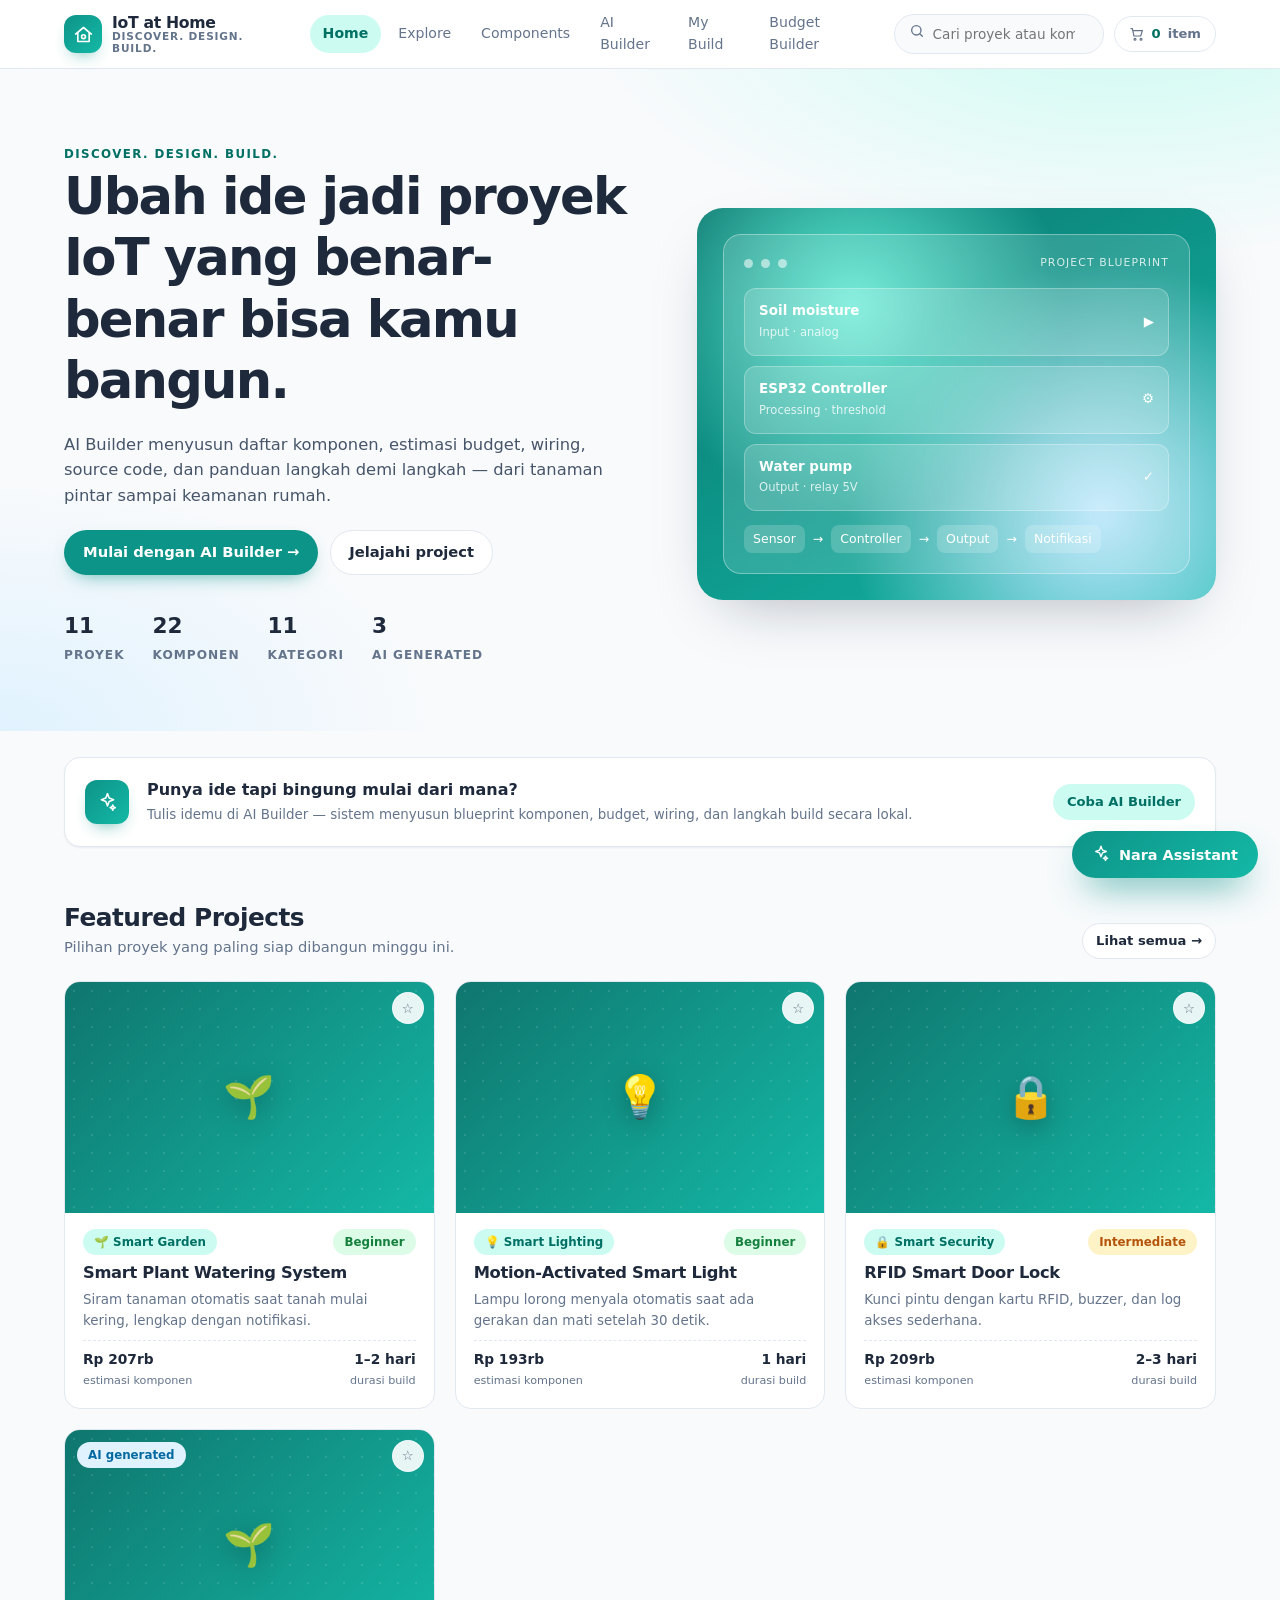
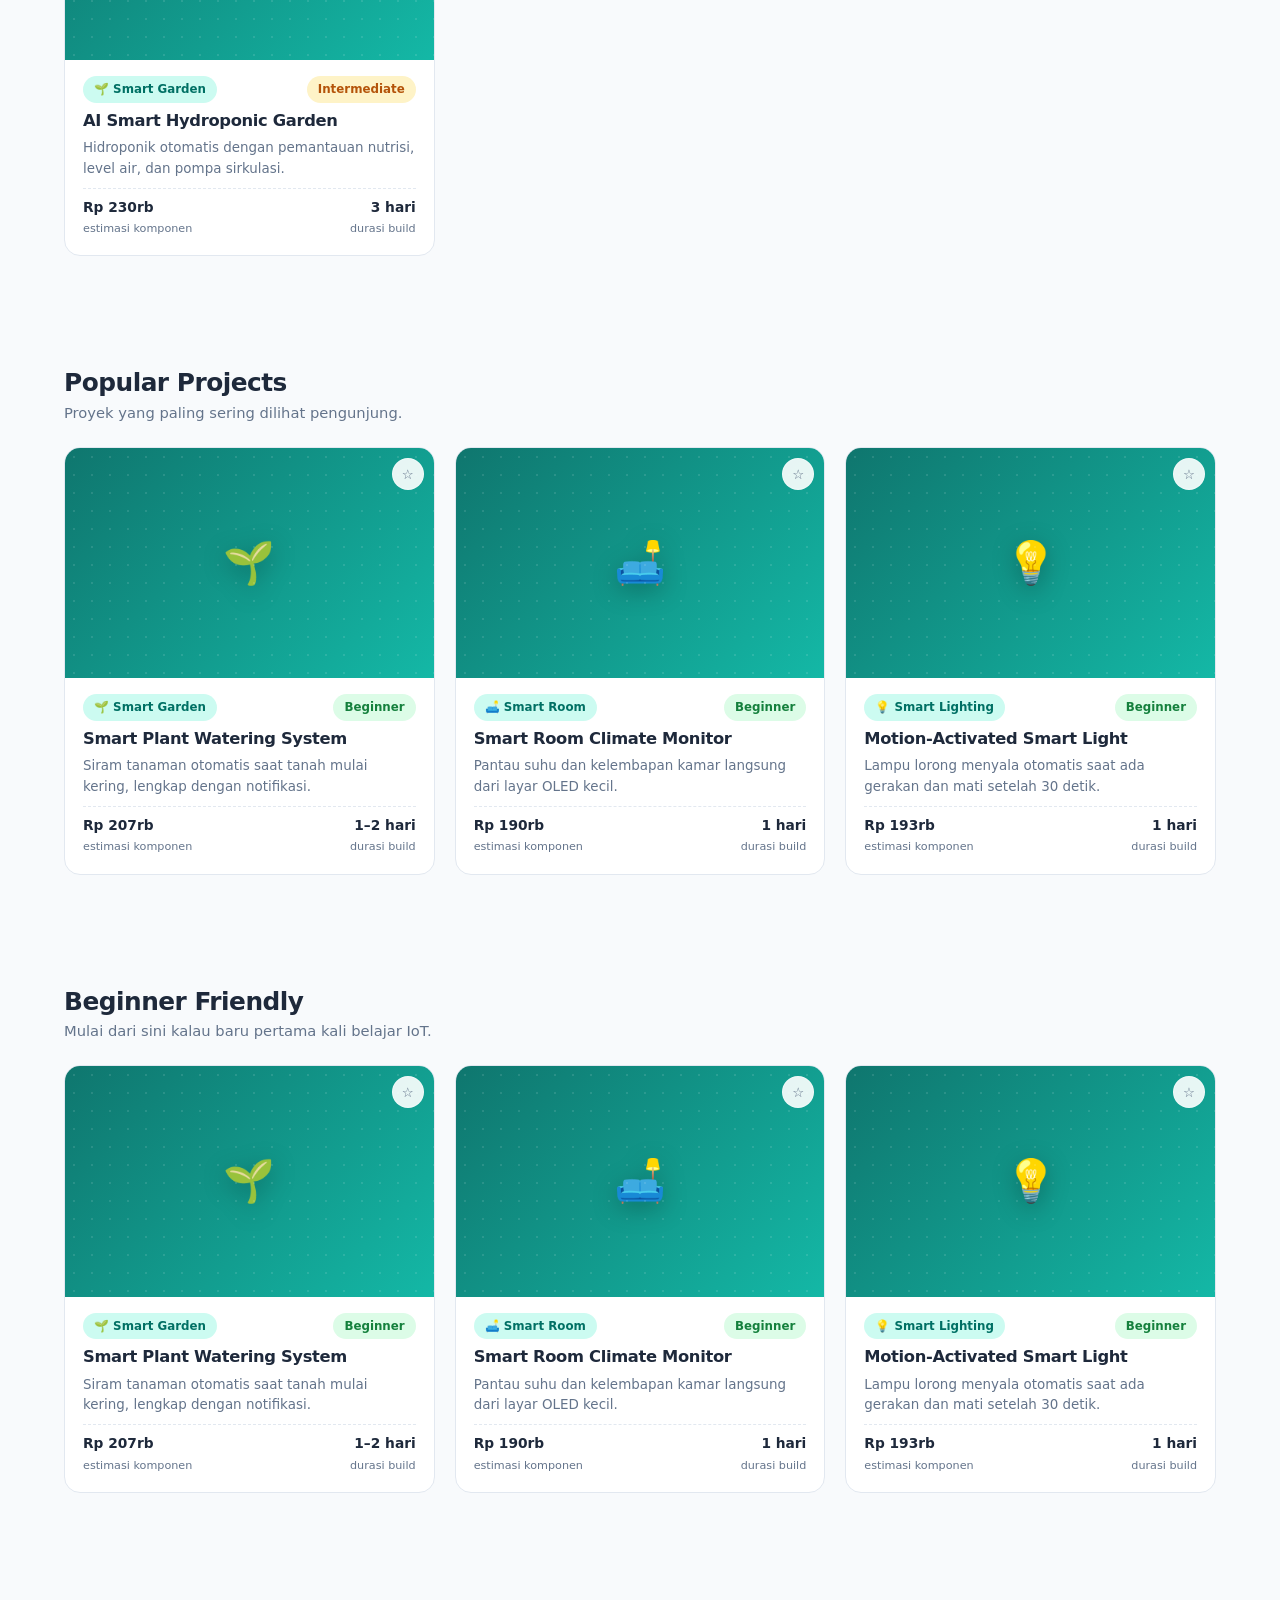
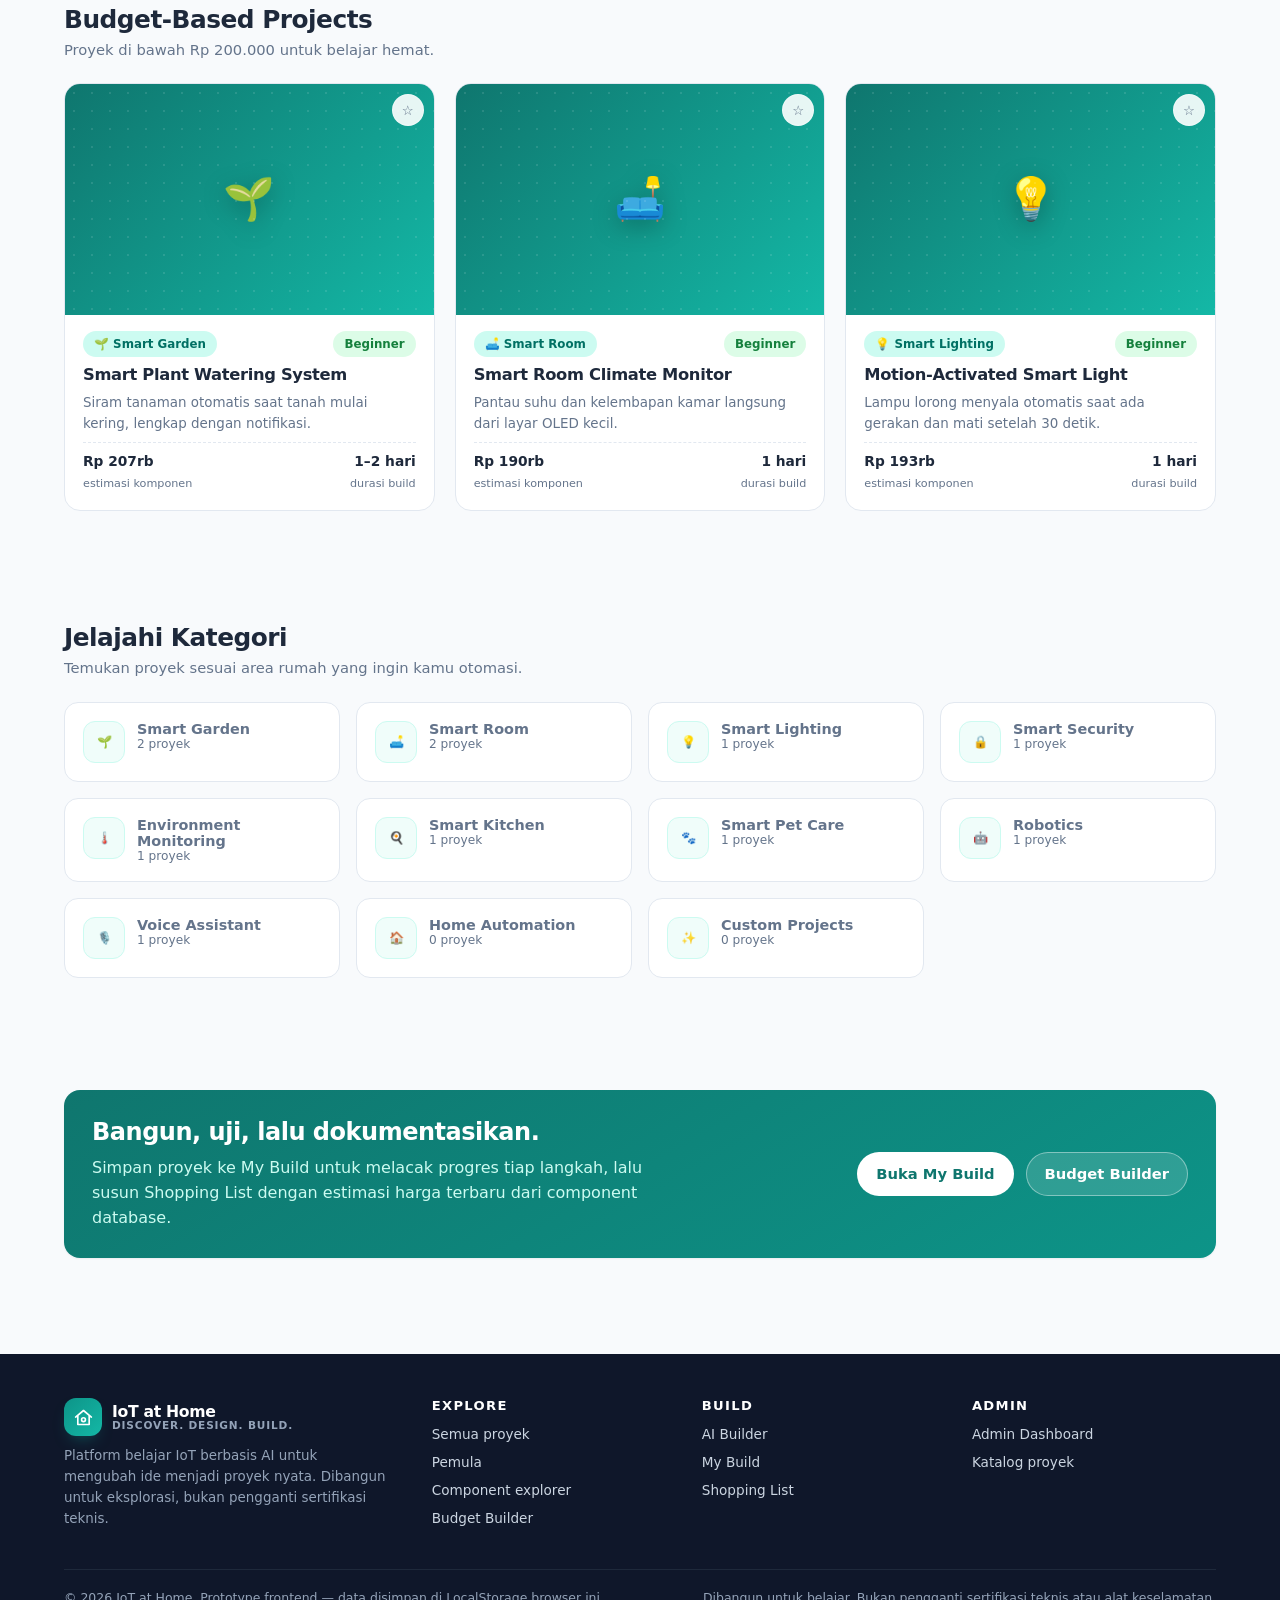
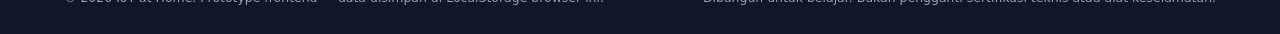
<file: index.html>
<!DOCTYPE html>
<html lang="id">
<head>
  <meta charset="UTF-8" />
  <meta name="viewport" content="width=device-width, initial-scale=1.0" />
  <title>IoT at Home — Discover. Design. Build.</title>
  <meta name="description" content="Platform IoT at Home: ubah ide menjadi proyek IoT nyata dengan daftar komponen, estimasi budget, wiring, source code, dan panduan langkah demi langkah." />
  <link rel="stylesheet" href="assets/css/style.css?v=20261124d" />
</head>
<body>
  <header class="site-header">
    <div class="container bar">
      <a class="brand" href="#/" aria-label="IoT at Home">
        <span class="brand-mark">
          <svg viewBox="0 0 24 24" fill="none" stroke="currentColor" stroke-width="1.9" stroke-linecap="round" stroke-linejoin="round">
            <path d="M3 11.5 12 4l9 7.5" /><path d="M5.5 10.5V20h13v-9.5" /><circle cx="12" cy="14.5" r="2.2" />
          </svg>
        </span>
        <span class="brand-text"><strong id="brandName">IoT at Home</strong><span id="brandTagline">Discover. Design. Build.</span></span>
      </a>
      <nav class="main-nav" id="mainNav">
        <a href="#/" data-route="home">Home</a>
        <a href="#/explore" data-route="explore">Explore</a>
        <a href="#/components" data-route="components">Components</a>
        <a href="#/ai-builder" data-route="ai-builder">AI Builder</a>
        <a href="#/my-build" data-route="my-build">My Build</a>
        <a href="#/budget" data-route="budget">Budget Builder</a>
      </nav>
      <div class="header-actions">
        <label class="header-search">
          <span id="searchIcon"></span>
          <input type="search" id="globalSearch" placeholder="Cari proyek atau komponen…" aria-label="Cari proyek atau komponen" />
        </label>
        <a class="cart-pill" href="#/shopping-list" title="Shopping List">
          <svg viewBox="0 0 24 24" width="16" height="16" fill="none" stroke="currentColor" stroke-width="1.8" stroke-linecap="round"><path d="M3 4h2l2.4 11h10.2L20 7H6"/><circle cx="9" cy="20" r="1.4"/><circle cx="18" cy="20" r="1.4"/></svg>
          <b id="cartCount">0</b> item
        </a>
        <button class="icon-btn mobile-toggle" id="mobileToggle" aria-label="Buka menu" aria-expanded="false">
          <svg viewBox="0 0 24 24" width="18" height="18" fill="none" stroke="currentColor" stroke-width="2" stroke-linecap="round"><path d="M4 7h16M4 12h16M4 17h16"/></svg>
        </button>
      </div>
    </div>
    <div class="mobile-nav" id="mobileNav">
      <label class="header-search mobile-search">
        <span id="searchIconMobile"></span>
        <input type="search" id="globalSearchMobile" placeholder="Cari proyek atau komponen…" aria-label="Cari proyek atau komponen" />
      </label>
      <a href="#/" data-route="home">Home</a>
      <a href="#/explore" data-route="explore">Explore Projects</a>
      <a href="#/components" data-route="components">Components</a>
      <a href="#/ai-builder" data-route="ai-builder">AI Builder</a>
      <a href="#/my-build" data-route="my-build">My Build</a>
      <a href="#/shopping-list" data-route="shopping-list">Shopping List</a>
      <a href="#/budget" data-route="budget">Budget Builder</a>
    </div>
  </header>

  <main id="app" role="main"></main>

  <footer class="site-footer">
    <div class="container">
      <div class="footer-grid">
        <div>
          <div class="brand" style="color:#fff;margin-bottom:10px">
            <span class="brand-mark">
              <svg viewBox="0 0 24 24" fill="none" stroke="currentColor" stroke-width="1.9" stroke-linecap="round" stroke-linejoin="round"><path d="M3 11.5 12 4l9 7.5"/><path d="M5.5 10.5V20h13v-9.5"/><circle cx="12" cy="14.5" r="2.2"/></svg>
            </span>
            <span class="brand-text"><strong id="footerName">IoT at Home</strong><span id="footerTagline">Discover. Design. Build.</span></span>
          </div>
          <p class="small" id="footerText" style="max-width:38ch;color:#94a3b8"></p>
        </div>
        <div>
          <h4>Explore</h4>
          <ul>
            <li><a href="#/explore">Semua proyek</a></li>
            <li><a href="#/explore?difficulty=Beginner">Pemula</a></li>
            <li><a href="#/components">Component explorer</a></li>
            <li><a href="#/budget">Budget Builder</a></li>
          </ul>
        </div>
        <div>
          <h4>Build</h4>
          <ul>
            <li><a href="#/ai-builder">AI Builder</a></li>
            <li><a href="#/my-build">My Build</a></li>
            <li><a href="#/shopping-list">Shopping List</a></li>
          </ul>
        </div>
        <div>
          <h4>Admin</h4>
          <ul>
            <li><a href="admin.html">Admin Dashboard</a></li>
            <li><a href="#/explore">Katalog proyek</a></li>
          </ul>
        </div>
      </div>
      <div class="footer-bottom">
        <span id="footerCopy">© 2026 IoT at Home. Prototype frontend — data disimpan di LocalStorage browser ini.</span>
        <span>Dibangun untuk belajar. Bukan pengganti sertifikasi teknis atau alat keselamatan.</span>
      </div>
    </div>
  </footer>

  <button class="nara-fab" id="naraFab" aria-expanded="false">
    <span id="naraIcon"></span> Nara Assistant
  </button>
  <section class="nara-panel hidden" id="naraPanel" aria-label="Nara AI Assistant">
    <div class="nara-head">
      <span class="brand-mark" style="width:32px;height:32px;border-radius:10px">
        <svg viewBox="0 0 24 24" width="17" height="17" fill="none" stroke="currentColor" stroke-width="2" stroke-linecap="round"><path d="M12 3l1.9 5.1L19 10l-5.1 1.9L12 17l-1.9-5.1L5 10l5.1-1.9z"/></svg>
      </span>
      <div class="grow"><strong style="font-size:.88rem">Nara Assistant</strong><div class="small" style="color:var(--muted);font-size:.7rem">Asisten lokal berbasis data website</div></div>
      <button class="icon-btn" id="naraClose" aria-label="Tutup" style="width:30px;height:30px;border-radius:9px">✕</button>
    </div>
    <div class="nara-body" id="naraBody"></div>
    <div class="nara-note">Jawaban berasal dari data proyek & komponen di perangkat ini — bukan model AI cloud.</div>
    <form class="nara-foot" id="naraForm">
      <input id="naraInput" placeholder="Tanya proyek, komponen, atau budget…" aria-label="Pesan untuk Nara" autocomplete="off" />
      <button class="btn btn-primary btn-sm" type="submit">Kirim</button>
    </form>
  </section>

  <script src="assets/js/common.js?v=20261124d"></script>
  <script src="assets/js/store.js?v=20261124d"></script>
  <script src="assets/js/site.js?v=20261124d"></script>
</body>
</html>
</file>
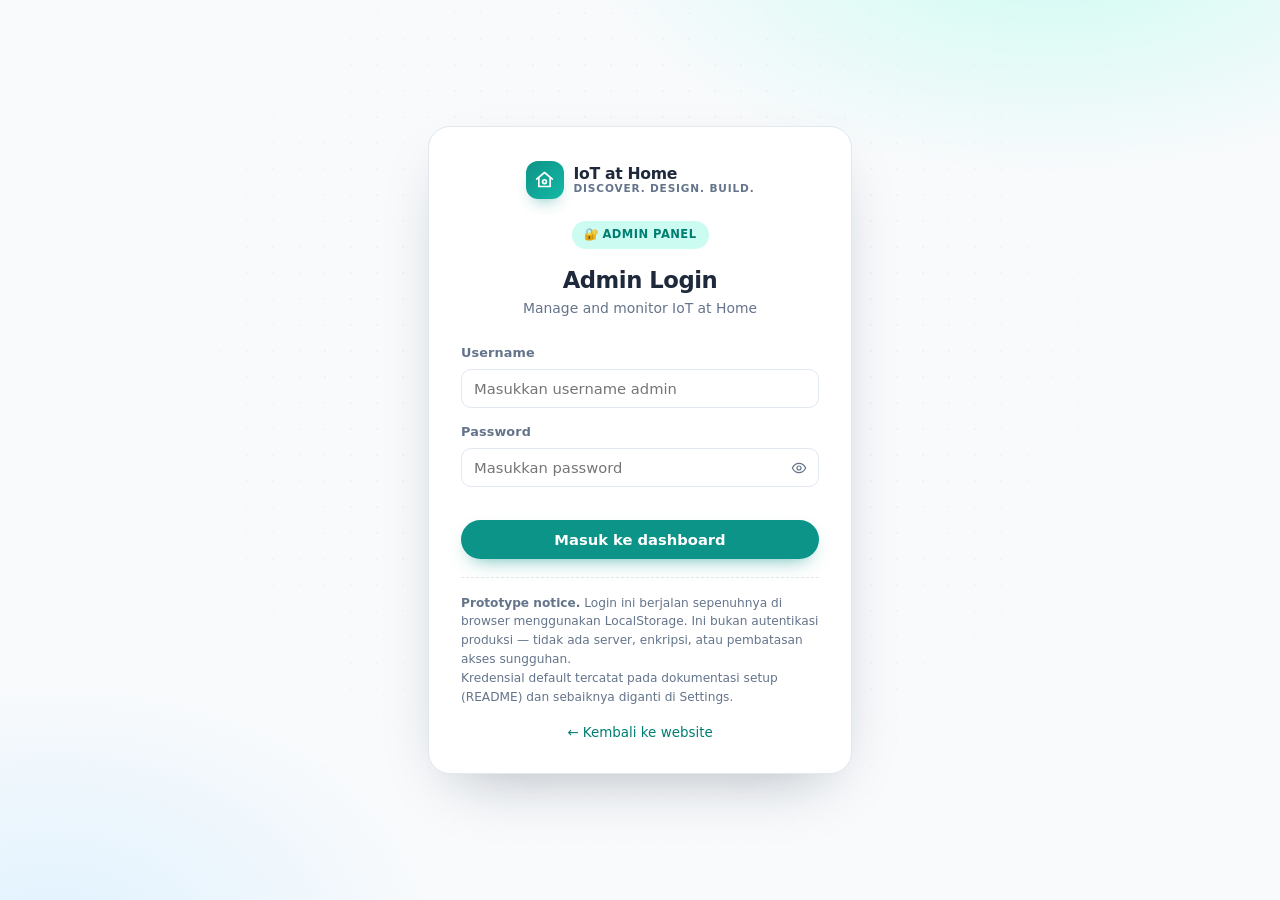
<file: admin.html>
<!DOCTYPE html>
<html lang="id">
<head>
  <meta charset="UTF-8" />
  <meta name="viewport" content="width=device-width, initial-scale=1.0" />
  <title>Admin Panel — IoT at Home</title>
  <meta name="robots" content="noindex, nofollow" />
  <meta name="description" content="Admin dashboard IoT at Home untuk mengelola proyek, komponen, kategori, konten, dan analytics." />
  <link rel="stylesheet" href="assets/css/style.css?v=20261124d" />
  <link rel="stylesheet" href="assets/css/admin.css?v=20261124d" />
</head>
<body class="admin-body">
  <div id="adminRoot"></div>
  <script src="assets/js/common.js?v=20261124d"></script>
  <script src="assets/js/store.js?v=20261124d"></script>
  <script src="assets/js/admin.js?v=20261124d"></script>
</body>
</html>
</file>
<file: assets/css/style.css>
/* ============================================================
   IoT at Home — Design System (shared by website + admin)
   ============================================================ */
:root {
  --primary: #0d9488;
  --primary-dark: #0f766e;
  --primary-light: #ccfbf1;
  --primary-soft: #f0fdfa;
  --accent: #e0f2fe;
  --accent-strong: #0ea5e9;
  --bg: #f8fafc;
  --surface: #ffffff;
  --text: #1e293b;
  --muted: #64748b;
  --border: #e2e8f0;
  --danger: #dc2626;
  --danger-soft: #fef2f2;
  --warning: #b45309;
  --warning-soft: #fffbeb;
  --success: #0f766e;
  --radius: 16px;
  --radius-sm: 10px;
  --shadow-sm: 0 1px 2px rgba(15, 23, 42, .06);
  --shadow: 0 8px 24px -12px rgba(15, 23, 42, .18);
  --shadow-lg: 0 24px 60px -28px rgba(15, 23, 42, .35);
  --font: "Inter", "Segoe UI", system-ui, -apple-system, "Helvetica Neue", Arial, sans-serif;
  --sidebar-w: 268px;
}

* { box-sizing: border-box; }
html { scroll-behavior: smooth; }
body {
  margin: 0;
  font-family: var(--font);
  background: var(--bg);
  color: var(--text);
  line-height: 1.55;
  -webkit-font-smoothing: antialiased;
}
h1, h2, h3, h4 { margin: 0 0 .4em; line-height: 1.2; letter-spacing: -.02em; }
p { margin: 0 0 1em; }
a { color: var(--primary-dark); text-decoration: none; }
a:hover { color: var(--primary); }
img { max-width: 100%; display: block; }
button { font-family: inherit; }
code, pre { font-family: "JetBrains Mono", "SFMono-Regular", Consolas, monospace; }
::selection { background: var(--primary-light); }

.container { width: 100%; max-width: 1200px; margin: 0 auto; padding: 0 24px; }
.hidden { display: none !important; }
.text-muted { color: var(--muted); }
.small { font-size: .84rem; }
.stack { display: flex; flex-direction: column; gap: 12px; }
.row { display: flex; align-items: center; gap: 12px; }
.row.between { justify-content: space-between; }
.wrap { flex-wrap: wrap; }
.grow { flex: 1; min-width: 0; }

/* ---------- Buttons ---------- */
.btn {
  display: inline-flex; align-items: center; justify-content: center; gap: 8px;
  border: 1px solid transparent; border-radius: 999px;
  padding: 10px 18px; font-size: .92rem; font-weight: 600; cursor: pointer;
  background: var(--surface); color: var(--text); transition: all .18s ease;
  white-space: nowrap; text-decoration: none;
}
.btn:hover { transform: translateY(-1px); }
.btn:active { transform: translateY(0); }
.btn-primary { background: var(--primary); color: #fff; box-shadow: 0 8px 20px -10px rgba(13, 148, 136, .8); }
.btn-primary:hover { background: var(--primary-dark); color: #fff; }
.btn-outline { border-color: var(--border); color: var(--text); }
.btn-outline:hover { border-color: var(--primary); color: var(--primary-dark); background: var(--primary-soft); }
.btn-ghost { background: transparent; color: var(--muted); }
.btn-ghost:hover { background: var(--bg); color: var(--text); }
.btn-danger { background: var(--danger); color: #fff; }
.btn-danger:hover { background: #b91c1c; }
.btn-soft { background: var(--primary-light); color: var(--primary-dark); }
.btn-sm { padding: 7px 13px; font-size: .82rem; }
.btn-block { width: 100%; }
.btn:disabled { opacity: .55; cursor: not-allowed; transform: none; }
.icon-btn {
  display: inline-flex; align-items: center; justify-content: center;
  width: 38px; height: 38px; border-radius: 12px; border: 1px solid var(--border);
  background: var(--surface); color: var(--muted); cursor: pointer; transition: all .18s ease;
}
.icon-btn:hover { color: var(--primary-dark); border-color: var(--primary); background: var(--primary-soft); }

/* ---------- Forms ---------- */
.field { display: flex; flex-direction: column; gap: 6px; margin-bottom: 14px; }
.field > label, .label { font-size: .8rem; font-weight: 600; color: var(--muted); letter-spacing: .01em; }
input, select, textarea {
  width: 100%; font-family: inherit; font-size: .92rem; color: var(--text);
  background: var(--surface); border: 1px solid var(--border); border-radius: var(--radius-sm);
  padding: 10px 12px; transition: border-color .16s, box-shadow .16s;
}
textarea { resize: vertical; min-height: 84px; }
input:focus, select:focus, textarea:focus {
  outline: none; border-color: var(--primary); box-shadow: 0 0 0 3px rgba(13, 148, 136, .14);
}
input[type="checkbox"], input[type="radio"] { width: auto; accent-color: var(--primary); }
.hint { font-size: .76rem; color: var(--muted); }
.err { font-size: .78rem; color: var(--danger); min-height: 1em; }
.input-error { border-color: var(--danger) !important; box-shadow: 0 0 0 3px rgba(220, 38, 38, .1) !important; }
.grid-2 { display: grid; grid-template-columns: repeat(2, minmax(0, 1fr)); gap: 0 16px; }
.grid-3 { display: grid; grid-template-columns: repeat(3, minmax(0, 1fr)); gap: 0 16px; }

/* ---------- Badges / chips ---------- */
.badge {
  display: inline-flex; align-items: center; gap: 5px; padding: 3px 10px;
  border-radius: 999px; font-size: .74rem; font-weight: 600;
  background: var(--bg); color: var(--muted); border: 1px solid var(--border);
  white-space: nowrap;
}
.badge-primary { background: var(--primary-light); color: var(--primary-dark); border-color: transparent; }
.badge-accent { background: var(--accent); color: #0369a1; border-color: transparent; }
.badge-warn { background: var(--warning-soft); color: var(--warning); border-color: transparent; }
.badge-danger { background: var(--danger-soft); color: var(--danger); border-color: transparent; }
.badge-level-beginner { background: #dcfce7; color: #15803d; border-color: transparent; }
.badge-level-intermediate { background: #fef3c7; color: #b45309; border-color: transparent; }
.badge-level-advanced { background: #ede9fe; color: #6d28d9; border-color: transparent; }
.chip {
  display: inline-flex; align-items: center; gap: 6px; padding: 6px 12px;
  border-radius: 999px; background: var(--surface); border: 1px solid var(--border);
  font-size: .82rem; color: var(--muted); cursor: pointer; transition: all .16s;
}
.chip:hover { border-color: var(--primary); color: var(--primary-dark); }
.chip.active { background: var(--primary); border-color: var(--primary); color: #fff; }

/* ---------- Cards ---------- */
.card {
  background: var(--surface); border: 1px solid var(--border); border-radius: var(--radius);
  box-shadow: var(--shadow-sm); padding: 20px;
}
.card-pad-lg { padding: 28px; }
.section { padding: 56px 0; }
.section-head { display: flex; align-items: flex-end; justify-content: space-between; gap: 16px; margin-bottom: 22px; flex-wrap: wrap; }
.section-head h2 { font-size: 1.55rem; margin: 0; }
.section-head p { margin: 4px 0 0; color: var(--muted); font-size: .92rem; }
.eyebrow {
  display: inline-flex; align-items: center; gap: 7px; font-size: .74rem; font-weight: 700;
  letter-spacing: .12em; text-transform: uppercase; color: var(--primary-dark);
}

/* ---------- Site header ---------- */
.site-header {
  position: sticky; top: 0; z-index: 40; background: rgba(255, 255, 255, .88);
  backdrop-filter: blur(14px); border-bottom: 1px solid var(--border);
}
.site-header .bar { display: flex; align-items: center; gap: 22px; height: 68px; }
.brand { display: flex; align-items: center; gap: 10px; color: var(--text); font-weight: 800; letter-spacing: -.02em; }
.brand:hover { color: var(--text); }
.brand-mark {
  width: 38px; height: 38px; border-radius: 12px; display: grid; place-items: center;
  background: linear-gradient(135deg, var(--primary), #14b8a6); color: #fff;
  box-shadow: 0 8px 18px -10px rgba(13, 148, 136, .9); flex-shrink: 0;
}
.brand-mark svg { width: 21px; height: 21px; }
.brand-text { display: flex; flex-direction: column; line-height: 1.1; }
.brand-text strong { font-size: .98rem; }
.brand-text span { font-size: .66rem; color: var(--muted); font-weight: 600; letter-spacing: .08em; text-transform: uppercase; }
.main-nav { display: flex; align-items: center; gap: 4px; margin-left: 8px; }
.main-nav a {
  padding: 8px 13px; border-radius: 999px; font-size: .88rem; font-weight: 500; color: var(--muted);
}
.main-nav a:hover { background: var(--bg); color: var(--text); }
.main-nav a.active { background: var(--primary-light); color: var(--primary-dark); font-weight: 600; }
.header-actions { margin-left: auto; display: flex; align-items: center; gap: 10px; }
.header-search {
  display: flex; align-items: center; gap: 8px; background: var(--bg); border: 1px solid var(--border);
  border-radius: 999px; padding: 7px 14px; width: 210px;
}
.header-search input { border: 0; background: transparent; padding: 0; font-size: .85rem; }
.header-search input:focus { box-shadow: none; }
.header-search svg { color: var(--muted); flex-shrink: 0; }
.cart-pill {
  display: inline-flex; align-items: center; gap: 7px; border-radius: 999px; padding: 7px 14px;
  background: var(--surface); border: 1px solid var(--border); font-size: .82rem; font-weight: 600; color: var(--muted);
}
.cart-pill b { color: var(--primary-dark); }
.mobile-toggle { display: none; }
.mobile-nav { display: none; }

/* ---------- Hero ---------- */
.hero {
  position: relative; overflow: hidden; padding: 72px 0 64px;
  background:
    radial-gradient(900px 420px at 88% -10%, var(--primary-light), transparent 60%),
    radial-gradient(700px 400px at 0% 100%, var(--accent), transparent 62%);
}
.hero-grid { display: grid; grid-template-columns: 1.06fr .94fr; gap: 48px; align-items: center; }
.hero h1 { font-size: clamp(2.1rem, 4vw, 3.3rem); letter-spacing: -.035em; }
.hero h1 .accent { color: var(--primary); }
.hero-sub { font-size: .95rem; font-weight: 600; color: var(--primary-dark); margin-bottom: 10px; }
.hero-desc { font-size: 1.02rem; color: #475569; max-width: 52ch; }
.hero-cta { display: flex; gap: 12px; flex-wrap: wrap; margin-top: 22px; }
.hero-stats { display: flex; gap: 28px; margin-top: 34px; flex-wrap: wrap; }
.hero-stats div strong { display: block; font-size: 1.35rem; }
.hero-stats div span { font-size: .76rem; color: var(--muted); text-transform: uppercase; letter-spacing: .08em; font-weight: 600; }
.hero-visual {
  position: relative; border-radius: 26px; overflow: hidden; min-height: 340px;
  background:
    radial-gradient(circle at 30% 25%, #5eead4, transparent 45%),
    radial-gradient(circle at 78% 78%, #bae6fd, transparent 50%),
    linear-gradient(150deg, #0f766e, #0d9488 45%, #14b8a6);
  box-shadow: var(--shadow-lg); display: grid; place-items: center; padding: 26px;
}
.hero-visual img { width: 100%; height: 100%; object-fit: cover; }
.hero-board {
  width: 100%; background: rgba(255, 255, 255, .14); border: 1px solid rgba(255, 255, 255, .35);
  border-radius: 18px; padding: 20px; color: #fff; backdrop-filter: blur(6px);
}
.hero-board .dot-row { display: flex; align-items: center; gap: 8px; margin-bottom: 16px; }
.hero-board .dot { width: 9px; height: 9px; border-radius: 50%; background: rgba(255, 255, 255, .55); }
.hero-node {
  background: rgba(255, 255, 255, .16); border: 1px solid rgba(255, 255, 255, .28);
  border-radius: 12px; padding: 12px 14px; font-size: .84rem; display: flex; justify-content: space-between;
  align-items: center; margin-bottom: 10px;
}
.hero-node small { opacity: .8; font-size: .72rem; }
.hero-flow { display: flex; align-items: center; gap: 8px; flex-wrap: wrap; color: #fff; font-size: .78rem; margin-top: 14px; }
.hero-flow span { background: rgba(255,255,255,.18); border-radius: 8px; padding: 4px 9px; }

/* ---------- Project cards ---------- */
.card-grid { display: grid; grid-template-columns: repeat(3, minmax(0, 1fr)); gap: 20px; }
.project-card {
  background: var(--surface); border: 1px solid var(--border); border-radius: var(--radius);
  overflow: hidden; display: flex; flex-direction: column; transition: all .2s ease; height: 100%;
}
.project-card:hover { transform: translateY(-3px); box-shadow: var(--shadow); border-color: #cbd5e1; }
.project-thumb { position: relative; aspect-ratio: 16 / 10; background: linear-gradient(135deg, #0f766e, #14b8a6); display: grid; place-items: center; overflow: hidden; }
.project-thumb .thumb-glyph { font-size: 2.6rem; filter: drop-shadow(0 6px 12px rgba(0,0,0,.25)); }
.project-thumb::after {
  content: ""; position: absolute; inset: 0;
  background-image: radial-gradient(rgba(255,255,255,.22) 1px, transparent 1px);
  background-size: 18px 18px; opacity: .5;
}
.project-thumb .type-tag { position: absolute; top: 12px; left: 12px; z-index: 2; }
.project-thumb .fav-btn {
  position: absolute; top: 10px; right: 10px; z-index: 2; width: 32px; height: 32px;
  border-radius: 50%; border: 1px solid rgba(255,255,255,.4); background: rgba(255,255,255,.9);
  color: var(--muted); cursor: pointer; display: grid; place-items: center;
}
.project-thumb .fav-btn.saved { color: var(--primary-dark); background: #fff; }
.project-body { padding: 16px 18px 18px; display: flex; flex-direction: column; gap: 8px; flex: 1; }
.project-body h3 { font-size: 1.02rem; margin: 0; }
.project-body h3 a { color: var(--text); }
.project-body h3 a:hover { color: var(--primary-dark); }
.project-desc { font-size: .84rem; color: var(--muted); margin: 0; display: -webkit-box; -webkit-line-clamp: 2; -webkit-box-orient: vertical; overflow: hidden; }
.meta-row { display: flex; align-items: center; justify-content: space-between; gap: 8px; font-size: .78rem; color: var(--muted); margin-top: auto; padding-top: 8px; border-top: 1px dashed var(--border); }
.meta-row strong { color: var(--text); font-size: .86rem; }
.tag-row { display: flex; gap: 6px; flex-wrap: wrap; }
.tag { font-size: .7rem; background: var(--bg); border: 1px solid var(--border); color: var(--muted); padding: 2px 8px; border-radius: 6px; }

/* ---------- Categories ---------- */
.category-grid { display: grid; grid-template-columns: repeat(4, minmax(0, 1fr)); gap: 16px; }
.category-card {
  background: var(--surface); border: 1px solid var(--border); border-radius: 14px; padding: 18px;
  display: flex; gap: 12px; align-items: flex-start; transition: all .18s; cursor: pointer; text-align: left;
}
.category-card:hover { border-color: var(--primary); box-shadow: var(--shadow-sm); transform: translateY(-2px); }
.category-icon {
  width: 42px; height: 42px; border-radius: 12px; display: grid; place-items: center; font-size: 1.25rem;
  background: var(--primary-soft); border: 1px solid var(--primary-light); flex-shrink: 0;
}
.category-card strong { display: block; font-size: .9rem; }
.category-card span { font-size: .76rem; color: var(--muted); }

/* ---------- Components table / list ---------- */
.table-wrap { overflow-x: auto; border: 1px solid var(--border); border-radius: var(--radius); background: var(--surface); }
table.data { width: 100%; border-collapse: collapse; font-size: .87rem; min-width: 620px; }
table.data th {
  text-align: left; padding: 12px 14px; background: #f9fafb; color: var(--muted);
  font-size: .74rem; text-transform: uppercase; letter-spacing: .06em; border-bottom: 1px solid var(--border);
  white-space: nowrap;
}
table.data td { padding: 12px 14px; border-bottom: 1px solid #f1f5f9; vertical-align: middle; }
table.data tbody tr:hover { background: #fcfefe; }
table.data tbody tr:last-child td { border-bottom: 0; }
.comp-cell { display: flex; align-items: center; gap: 10px; }
.comp-thumb {
  width: 38px; height: 38px; border-radius: 10px; background: var(--primary-soft);
  border: 1px solid var(--primary-light); display: grid; place-items: center; font-size: 1.05rem; flex-shrink: 0;
  overflow: hidden;
}
.comp-thumb img { width: 100%; height: 100%; object-fit: cover; }
.price-cell { font-variant-numeric: tabular-nums; font-weight: 600; white-space: nowrap; }

/* ---------- Detail page ---------- */
.breadcrumb { display: flex; gap: 8px; align-items: center; font-size: .8rem; color: var(--muted); margin: 24px 0 16px; flex-wrap: wrap; }
.breadcrumb a { color: var(--muted); }
.breadcrumb a:hover { color: var(--primary-dark); }
.detail-grid { display: grid; grid-template-columns: minmax(0, 1fr) 340px; gap: 28px; align-items: start; }
.detail-hero { border-radius: 20px; overflow: hidden; min-height: 230px; background: linear-gradient(135deg, #0f766e, #14b8a6); display: grid; place-items: center; position: relative; }
.detail-hero .thumb-glyph { font-size: 4rem; }
.detail-hero img { width: 100%; height: 100%; object-fit: cover; min-height: 230px; }
.tabs { display: flex; gap: 4px; border-bottom: 1px solid var(--border); margin: 22px 0; overflow-x: auto; }
.tabs button {
  background: none; border: 0; border-bottom: 2px solid transparent; padding: 10px 14px;
  font-size: .88rem; font-weight: 600; color: var(--muted); cursor: pointer; white-space: nowrap;
}
.tabs button.active { color: var(--primary-dark); border-bottom-color: var(--primary); }
.prose h3 { font-size: 1.08rem; margin-top: 22px; }
.prose ul, .prose ol { margin: 0 0 14px; padding-left: 20px; color: #334155; }
.prose li { margin-bottom: 6px; font-size: .92rem; }
.prose p { font-size: .93rem; color: #334155; }
.feature-list { list-style: none; padding: 0; display: grid; grid-template-columns: repeat(2, minmax(0,1fr)); gap: 10px; }
.feature-list li { display: flex; gap: 9px; align-items: flex-start; font-size: .88rem; background: var(--surface); border: 1px solid var(--border); border-radius: 10px; padding: 10px 12px; margin: 0; }
.feature-list li::before { content: "✓"; color: var(--primary); font-weight: 800; }
.arch-grid { display: grid; grid-template-columns: repeat(2, minmax(0,1fr)); gap: 12px; }
.arch-item { background: var(--bg); border: 1px solid var(--border); border-radius: 10px; padding: 12px 14px; }
.arch-item span { font-size: .7rem; text-transform: uppercase; letter-spacing: .08em; color: var(--muted); font-weight: 700; display: block; margin-bottom: 3px; }
.arch-item strong { font-size: .88rem; font-weight: 600; }
.flow-line { display: flex; gap: 8px; flex-wrap: wrap; align-items: center; margin: 14px 0; }
.flow-line .step { background: var(--primary-soft); border: 1px solid var(--primary-light); color: var(--primary-dark); border-radius: 999px; padding: 6px 13px; font-size: .8rem; font-weight: 600; }
.flow-line .arrow { color: var(--muted); }
.guide-step { display: flex; gap: 14px; padding: 18px 0; border-bottom: 1px dashed var(--border); }
.guide-step:last-child { border-bottom: 0; }
.step-num {
  flex-shrink: 0; width: 34px; height: 34px; border-radius: 10px; background: var(--primary-light);
  color: var(--primary-dark); font-weight: 700; display: grid; place-items: center; font-size: .9rem;
}
.guide-step h4 { font-size: .98rem; margin: 0 0 4px; }
.guide-step p { font-size: .87rem; color: var(--muted); margin: 0 0 8px; }
.guide-step ol { margin: 0; padding-left: 18px; font-size: .87rem; color: #334155; }
.guide-step ol li { margin-bottom: 4px; }
.callout { border-radius: 10px; padding: 10px 13px; font-size: .82rem; margin-top: 10px; border: 1px solid; }
.callout-warn { background: var(--warning-soft); border-color: #fde68a; color: #92400e; }
.callout-info { background: var(--accent); border-color: #bae6fd; color: #075985; }
.callout-danger { background: var(--danger-soft); border-color: #fecaca; color: #991b1b; }
.accordion { border: 1px solid var(--border); border-radius: 10px; overflow: hidden; margin-bottom: 10px; }
.accordion > button {
  width: 100%; display: flex; justify-content: space-between; gap: 10px; text-align: left;
  background: var(--surface); border: 0; padding: 13px 15px; font-size: .9rem; font-weight: 600; cursor: pointer; color: var(--text);
}
.accordion > button:hover { background: var(--bg); }
.accordion .acc-body { padding: 0 15px 14px; font-size: .86rem; color: #334155; display: none; }
.accordion.open .acc-body { display: block; }
.acc-body .acc-row { margin-bottom: 8px; }
.acc-body .acc-row b { color: var(--text); }
.sidebar-sticky { position: sticky; top: 88px; display: flex; flex-direction: column; gap: 16px; }
.spec-list { display: flex; flex-direction: column; gap: 0; }
.spec-list div { display: flex; justify-content: space-between; gap: 12px; padding: 9px 0; border-bottom: 1px dashed var(--border); font-size: .85rem; }
.spec-list div:last-child { border-bottom: 0; }
.spec-list span { color: var(--muted); }
.spec-list strong { text-align: right; }
.code-block { background: #0f172a; color: #e2e8f0; border-radius: 12px; padding: 16px; overflow-x: auto; font-size: .8rem; line-height: 1.6; }
.code-block pre { margin: 0; }
.empty-state { text-align: center; padding: 44px 20px; color: var(--muted); }
.empty-state .glyph { font-size: 2rem; display: block; margin-bottom: 8px; opacity: .8; }
.empty-state h3 { font-size: 1rem; color: var(--text); }
.empty-state p { font-size: .86rem; max-width: 42ch; margin: 0 auto 14px; }

/* ---------- AI Builder ---------- */
.ai-wrap { display: grid; grid-template-columns: minmax(0, 1fr) 380px; gap: 24px; align-items: start; }
.ai-panel { background: linear-gradient(160deg, #0f766e, #0d9488); color: #fff; border-radius: var(--radius); padding: 26px; }
.ai-panel h2 { color: #fff; }
.ai-panel p { color: #ccfbf1; font-size: .9rem; }
.ai-panel .field label { color: #ccfbf1; }
.ai-panel input, .ai-panel select, .ai-panel textarea { background: rgba(255,255,255,.96); border-color: transparent; }
.ai-output { min-height: 200px; }
.loading-line { height: 10px; border-radius: 999px; background: linear-gradient(90deg, #e2e8f0, #f1f5f9, #e2e8f0); background-size: 200% 100%; animation: shimmer 1.2s infinite; margin-bottom: 10px; }
@keyframes shimmer { from { background-position: 200% 0; } to { background-position: -200% 0; } }
.gen-result-head { display: flex; gap: 14px; align-items: flex-start; justify-content: space-between; flex-wrap: wrap; }
.gen-meta { display: grid; grid-template-columns: repeat(2, minmax(0,1fr)); gap: 10px; margin: 16px 0; }
.gen-meta div { background: var(--bg); border: 1px solid var(--border); border-radius: 10px; padding: 10px 12px; }
.gen-meta span { font-size: .7rem; text-transform: uppercase; letter-spacing: .06em; color: var(--muted); font-weight: 700; display: block; }
.gen-meta strong { font-size: .9rem; }

/* ---------- My build / shopping ---------- */
.build-item { display: flex; gap: 16px; padding: 18px 0; border-bottom: 1px solid var(--border); }
.build-item:last-child { border-bottom: 0; }
.build-thumb { width: 88px; height: 66px; border-radius: 12px; display: grid; place-items: center; font-size: 1.6rem; background: linear-gradient(135deg, #0f766e, #14b8a6); flex-shrink: 0; }
.progress-track { height: 7px; background: var(--bg); border-radius: 999px; overflow: hidden; border: 1px solid var(--border); }
.progress-track > div { height: 100%; background: linear-gradient(90deg, var(--primary), #14b8a6); border-radius: 999px; transition: width .3s; }
.check-row { display: flex; gap: 10px; align-items: flex-start; padding: 9px 0; font-size: .87rem; border-bottom: 1px dashed #eef2f7; }
.check-row:last-child { border-bottom: 0; }
.check-row input { margin-top: 3px; }
.check-row.done span { color: var(--muted); text-decoration: line-through; }
.summary-box { background: var(--primary-soft); border: 1px solid var(--primary-light); border-radius: 12px; padding: 16px; }
.summary-line { display: flex; justify-content: space-between; gap: 12px; font-size: .86rem; padding: 5px 0; }
.summary-line.total { border-top: 1px solid #99f6e4; margin-top: 8px; padding-top: 10px; font-weight: 700; font-size: 1rem; }

/* ---------- Nara chat ---------- */
.nara-fab {
  position: fixed; right: 22px; bottom: 22px; z-index: 60; border: 0; cursor: pointer;
  background: linear-gradient(135deg, var(--primary), #14b8a6); color: #fff; border-radius: 999px;
  padding: 13px 20px; display: flex; align-items: center; gap: 9px; font-weight: 700; font-size: .9rem;
  box-shadow: 0 18px 36px -14px rgba(13, 148, 136, .9);
}
.nara-panel {
  position: fixed; right: 22px; bottom: 82px; z-index: 60; width: 372px; max-width: calc(100vw - 32px);
  height: 540px; max-height: calc(100vh - 120px); background: var(--surface); border: 1px solid var(--border);
  border-radius: 18px; box-shadow: var(--shadow-lg); display: flex; flex-direction: column; overflow: hidden;
}
.nara-head { padding: 14px 16px; border-bottom: 1px solid var(--border); display: flex; align-items: center; gap: 10px; background: var(--primary-soft); }
.nara-head .brand-mark { width: 32px; height: 32px; border-radius: 10px; }
.nara-body { flex: 1; overflow-y: auto; padding: 16px; display: flex; flex-direction: column; gap: 10px; background: #fbfdfd; }
.msg { max-width: 86%; padding: 10px 13px; border-radius: 14px; font-size: .86rem; line-height: 1.5; }
.msg.bot { background: var(--surface); border: 1px solid var(--border); border-bottom-left-radius: 4px; align-self: flex-start; }
.msg.user { background: var(--primary); color: #fff; border-bottom-right-radius: 4px; align-self: flex-end; }
.msg .sugg { display: inline-block; margin: 6px 6px 0 0; font-size: .78rem; padding: 4px 9px; border-radius: 999px; background: var(--primary-soft); color: var(--primary-dark); border: 1px solid var(--primary-light); cursor: pointer; }
.nara-foot { border-top: 1px solid var(--border); padding: 10px; display: flex; gap: 8px; }
.nara-foot input { border-radius: 999px; }
.nara-note { font-size: .68rem; color: var(--muted); text-align: center; padding: 0 12px 8px; }

/* ---------- Footer ---------- */
.site-footer { margin-top: 40px; background: #0f172a; color: #cbd5e1; padding: 44px 0 26px; }
.site-footer a { color: #cbd5e1; }
.site-footer a:hover { color: #5eead4; }
.footer-grid { display: grid; grid-template-columns: 1.4fr 1fr 1fr 1fr; gap: 26px; }
.footer-grid h4 { color: #fff; font-size: .82rem; text-transform: uppercase; letter-spacing: .1em; margin-bottom: 10px; }
.footer-grid ul { list-style: none; padding: 0; margin: 0; display: flex; flex-direction: column; gap: 7px; font-size: .85rem; }
.footer-bottom { border-top: 1px solid #1e293b; margin-top: 26px; padding-top: 18px; display: flex; justify-content: space-between; gap: 12px; flex-wrap: wrap; font-size: .78rem; color: #94a3b8; }
.site-footer .brand-text span { color: #94a3b8; }

/* ---------- Toast + modal (shared) ---------- */
.toast-stack { position: fixed; top: 18px; right: 18px; z-index: 200; display: flex; flex-direction: column; gap: 10px; max-width: calc(100vw - 36px); }
.toast {
  display: flex; gap: 10px; align-items: flex-start; background: #fff; border: 1px solid var(--border);
  border-left: 4px solid var(--primary); border-radius: 12px; padding: 12px 14px; min-width: 260px;
  box-shadow: var(--shadow); font-size: .86rem; animation: toastIn .2s ease;
}
.toast.error { border-left-color: var(--danger); }
.toast.warn { border-left-color: #f59e0b; }
.toast strong { display: block; font-size: .84rem; }
.toast span { color: var(--muted); font-size: .8rem; }
@keyframes toastIn { from { opacity: 0; transform: translateY(-6px); } to { opacity: 1; transform: none; } }
.modal-backdrop {
  position: fixed; inset: 0; z-index: 150; background: rgba(15, 23, 42, .48);
  display: flex; align-items: center; justify-content: center; padding: 20px; overflow-y: auto;
}
.modal {
  background: var(--surface); border-radius: 18px; box-shadow: var(--shadow-lg); width: 100%;
  max-width: 520px; max-height: calc(100vh - 40px); display: flex; flex-direction: column;
  animation: modalIn .18s ease;
}
@keyframes modalIn { from { opacity: 0; transform: translateY(10px) scale(.99); } to { opacity: 1; transform: none; } }
.modal-head { padding: 18px 20px; border-bottom: 1px solid var(--border); display: flex; align-items: flex-start; justify-content: space-between; gap: 12px; }
.modal-head h3 { margin: 0; font-size: 1.05rem; }
.modal-body { padding: 20px; overflow-y: auto; }
.modal-foot { padding: 14px 20px; border-top: 1px solid var(--border); display: flex; justify-content: flex-end; gap: 10px; flex-wrap: wrap; }
.modal-lg { max-width: 860px; }
.modal-xl { max-width: 1040px; }

/* ---------- Misc ---------- */
.pagination { display: flex; align-items: center; justify-content: space-between; gap: 12px; margin-top: 16px; flex-wrap: wrap; font-size: .82rem; color: var(--muted); }
.pagination .pages { display: flex; gap: 6px; flex-wrap: wrap; }
.pagination .pages button {
  min-width: 34px; height: 34px; border-radius: 9px; border: 1px solid var(--border);
  background: var(--surface); color: var(--muted); cursor: pointer; font-size: .82rem; font-weight: 600;
}
.pagination .pages button.active { background: var(--primary); border-color: var(--primary); color: #fff; }
.pagination .pages button:disabled { opacity: .45; cursor: not-allowed; }
.filter-bar { display: flex; gap: 10px; flex-wrap: wrap; align-items: center; }
.filter-bar select, .filter-bar input { width: auto; min-width: 140px; }
.sticky-note { background: var(--accent); border: 1px solid #bae6fd; border-radius: 10px; padding: 10px 13px; font-size: .8rem; color: #075985; }

/* ---------- Responsive ---------- */
@media (max-width: 1024px) {
  .hero-grid { grid-template-columns: 1fr; gap: 30px; }
  .hero-visual { min-height: 260px; }
  .card-grid { grid-template-columns: repeat(2, minmax(0, 1fr)); }
  .category-grid { grid-template-columns: repeat(3, minmax(0, 1fr)); }
  .detail-grid { grid-template-columns: 1fr; }
  .sidebar-sticky { position: static; }
  .ai-wrap { grid-template-columns: 1fr; }
  .footer-grid { grid-template-columns: 1fr 1fr; }
}
@media (max-width: 860px) {
  .main-nav, .site-header .bar .header-search { display: none; }
  .site-header .mobile-nav .header-search { display: flex; }
  .mobile-toggle { display: inline-flex; }
  .mobile-nav {
    display: none; flex-direction: column; gap: 4px; padding: 10px 16px 18px; border-top: 1px solid var(--border);
    background: var(--surface);
  }
  .mobile-nav.open { display: flex; }
  .mobile-nav a { padding: 11px 12px; border-radius: 10px; font-size: .9rem; color: var(--text); font-weight: 500; }
  .mobile-nav a.active, .mobile-nav a:hover { background: var(--primary-soft); color: var(--primary-dark); }
  .mobile-search { display: flex; margin: 6px 0 10px; }
  .section { padding: 40px 0; }
  .container { padding: 0 18px; }
  .category-grid { grid-template-columns: repeat(2, minmax(0, 1fr)); }
  .gen-meta { grid-template-columns: 1fr; }
}
@media (max-width: 640px) {
  .card-grid { grid-template-columns: 1fr; }
  .feature-list, .arch-grid, .grid-2, .grid-3 { grid-template-columns: 1fr; }
  .hero { padding: 44px 0 40px; }
  .hero-stats { gap: 18px; }
  .header-actions .btn span.label { display: none; }
  .footer-grid { grid-template-columns: 1fr; }
  .detail-grid, .ai-wrap { gap: 18px; }
  .hero-cta .btn { flex: 1; }
  .modal-backdrop { padding: 10px; align-items: flex-end; }
  .modal { max-height: calc(100vh - 20px); }
  .build-item { flex-direction: column; }
  .build-thumb { width: 100%; height: 96px; }
  .nara-panel { right: 10px; left: 10px; width: auto; bottom: 76px; height: calc(100vh - 110px); }
  .nara-fab { right: 12px; bottom: 12px; }
  .tabs button { padding: 10px 11px; font-size: .82rem; }
}
</file>
<file: assets/css/admin.css>
/* ============================================================
   IoT at Home — Admin Dashboard
   ============================================================ */
body.admin-body { background: #f2f5f8; }

/* ---------- Login ---------- */
.login-screen {
  min-height: 100vh; display: grid; place-items: center; padding: 24px; position: relative; overflow: hidden;
  background:
    radial-gradient(800px 420px at 82% -8%, #ccfbf1, transparent 58%),
    radial-gradient(640px 420px at 4% 104%, #e0f2fe, transparent 60%),
    var(--bg);
}
.login-screen::before {
  content: ""; position: absolute; inset: 0; pointer-events: none;
  background-image: radial-gradient(rgba(13, 148, 136, .16) 1px, transparent 1px);
  background-size: 26px 26px; opacity: .55; mask-image: radial-gradient(circle at 50% 40%, #000, transparent 72%);
}
.login-card {
  position: relative; width: 100%; max-width: 424px; background: #fff; border: 1px solid var(--border);
  border-radius: 22px; padding: 34px 32px 28px; box-shadow: var(--shadow-lg); z-index: 1;
}
.login-card .brand { justify-content: center; margin-bottom: 22px; }
.login-card h1 { font-size: 1.42rem; text-align: center; margin-bottom: 4px; }
.login-card .login-sub { text-align: center; color: var(--muted); font-size: .87rem; margin-bottom: 24px; }
.login-badge {
  display: flex; align-items: center; justify-content: center; gap: 6px; font-size: .72rem; font-weight: 700;
  color: var(--primary-dark); background: var(--primary-light); padding: 5px 12px; border-radius: 999px;
  width: fit-content; margin: 0 auto 18px; letter-spacing: .04em;
}
.pw-wrap { position: relative; }
.pw-wrap input { padding-right: 46px; }
.pw-toggle {
  position: absolute; right: 6px; top: 50%; transform: translateY(-50%); border: 0; background: transparent;
  color: var(--muted); cursor: pointer; padding: 6px; border-radius: 8px; display: grid; place-items: center;
}
.pw-toggle:hover { color: var(--primary-dark); background: var(--primary-soft); }
.login-error {
  display: none; gap: 8px; align-items: flex-start; background: var(--danger-soft); border: 1px solid #fecaca;
  color: #991b1b; border-radius: 10px; padding: 10px 12px; font-size: .82rem; margin-bottom: 14px;
}
.login-error.show { display: flex; }
.login-hint {
  margin-top: 18px; padding-top: 16px; border-top: 1px dashed var(--border); font-size: .76rem; color: var(--muted);
  line-height: 1.55;
}
.login-hint code { background: var(--bg); border: 1px solid var(--border); border-radius: 5px; padding: 1px 5px; font-size: .74rem; }

/* ---------- Shell ---------- */
.admin-shell { display: flex; min-height: 100vh; }
.admin-sidebar {
  width: var(--sidebar-w); flex-shrink: 0; background: #fff; border-right: 1px solid var(--border);
  display: flex; flex-direction: column; position: fixed; inset: 0 auto 0 0; z-index: 45;
  transition: width .2s ease, transform .2s ease;
}
.admin-sidebar.collapsed { width: 78px; }
.sidebar-head { padding: 18px 16px; display: flex; align-items: center; gap: 10px; border-bottom: 1px solid var(--border); min-height: 72px; }
.sidebar-head .brand { gap: 9px; overflow: hidden; }
.sidebar-head .brand-text { white-space: nowrap; }
.sidebar-head .admin-tag { font-size: .62rem; }
.admin-tag {
  display: inline-block; background: var(--primary-light); color: var(--primary-dark); padding: 2px 7px;
  border-radius: 5px; font-size: .62rem; font-weight: 800; letter-spacing: .09em; margin-top: 2px;
}
.sidebar-nav { flex: 1; overflow-y: auto; padding: 12px 10px; display: flex; flex-direction: column; gap: 2px; }
.nav-group-label {
  font-size: .64rem; text-transform: uppercase; letter-spacing: .1em; color: #94a3b8; font-weight: 700;
  padding: 14px 12px 6px; white-space: nowrap;
}
.admin-sidebar.collapsed .nav-group-label { text-align: center; overflow: hidden; color: transparent; position: relative; }
.admin-sidebar.collapsed .nav-group-label::after { content: "•••"; color: #cbd5e1; position: absolute; inset: 0; text-align: center; }
.nav-link {
  display: flex; align-items: center; gap: 11px; padding: 10px 12px; border-radius: 10px; color: #475569;
  font-size: .87rem; font-weight: 500; cursor: pointer; border: 0; background: transparent; width: 100%;
  text-align: left; position: relative; text-decoration: none; white-space: nowrap;
}
.nav-link:hover { background: var(--bg); color: var(--text); }
.nav-link.active { background: var(--primary-soft); color: var(--primary-dark); font-weight: 700; }
.nav-link.active::before { content: ""; position: absolute; left: -10px; top: 8px; bottom: 8px; width: 3px; background: var(--primary); border-radius: 0 3px 3px 0; }
.nav-link .ico { width: 20px; height: 20px; flex-shrink: 0; display: grid; place-items: center; }
.nav-link .nav-label { flex: 1; overflow: hidden; text-overflow: ellipsis; }
.nav-link .nav-count {
  font-size: .7rem; background: var(--bg); border: 1px solid var(--border); color: var(--muted);
  border-radius: 999px; padding: 1px 7px; font-weight: 600;
}
.nav-link.active .nav-count { background: #fff; border-color: var(--primary-light); color: var(--primary-dark); }
.nav-link.danger { color: #b91c1c; }
.nav-link.danger:hover { background: var(--danger-soft); }
.admin-sidebar.collapsed .nav-link { justify-content: center; padding: 11px 0; }
.admin-sidebar.collapsed .nav-label, .admin-sidebar.collapsed .nav-count, .admin-sidebar.collapsed .brand-text { display: none; }
.admin-sidebar.collapsed .nav-link::after {
  content: attr(data-tip); position: absolute; left: calc(100% + 12px); top: 50%; transform: translateY(-50%) scale(.96);
  background: #0f172a; color: #fff; font-size: .76rem; font-weight: 500; padding: 6px 10px; border-radius: 7px;
  white-space: nowrap; opacity: 0; pointer-events: none; transition: all .14s; z-index: 90;
  box-shadow: var(--shadow);
}
.admin-sidebar.collapsed .nav-link:hover::after { opacity: 1; transform: translateY(-50%) scale(1); }
.sidebar-foot { padding: 12px 10px 16px; border-top: 1px solid var(--border); display: flex; flex-direction: column; gap: 2px; }
.sidebar-collapse { display: flex; align-items: center; justify-content: center; }

/* ---------- Main ---------- */
.admin-main { flex: 1; min-width: 0; margin-left: var(--sidebar-w); transition: margin-left .2s ease; display: flex; flex-direction: column; }
.admin-shell.collapsed .admin-main { margin-left: 78px; }
.admin-topbar {
  position: sticky; top: 0; z-index: 35; background: rgba(255, 255, 255, .93); backdrop-filter: blur(12px);
  border-bottom: 1px solid var(--border); padding: 12px 24px; display: flex; align-items: center; gap: 16px; min-height: 72px;
}
.topbar-title h1 { font-size: 1.12rem; margin: 0; }
.breadcrumb.admin-crumb { margin: 0; font-size: .74rem; gap: 6px; }
.topbar-search { margin-left: auto; display: flex; align-items: center; gap: 8px; background: var(--bg); border: 1px solid var(--border); border-radius: 10px; padding: 8px 12px; width: 260px; }
.topbar-search input { border: 0; background: transparent; padding: 0; font-size: .84rem; }
.topbar-search input:focus { box-shadow: none; }
.topbar-search svg { color: var(--muted); }
.topbar-actions { display: flex; align-items: center; gap: 8px; }
.notif-wrap { position: relative; }
.notif-dot { position: absolute; top: 6px; right: 7px; width: 8px; height: 8px; border-radius: 50%; background: #ef4444; border: 2px solid #fff; }
.notif-menu {
  position: absolute; right: 0; top: 46px; width: 320px; background: #fff; border: 1px solid var(--border);
  border-radius: 14px; box-shadow: var(--shadow-lg); overflow: hidden; z-index: 70;
}
.notif-menu header { padding: 12px 14px; border-bottom: 1px solid var(--border); font-size: .82rem; font-weight: 700; }
.notif-menu .notif-item { padding: 10px 14px; border-bottom: 1px solid #f1f5f9; font-size: .8rem; }
.notif-menu .notif-item:last-child { border-bottom: 0; }
.notif-menu .notif-item span { display: block; color: var(--muted); font-size: .7rem; margin-top: 2px; }
.profile-chip { display: flex; align-items: center; gap: 9px; padding: 6px 10px 6px 6px; border-radius: 999px; border: 1px solid var(--border); background: #fff; cursor: pointer; }
.profile-chip .avatar { width: 30px; height: 30px; border-radius: 50%; background: linear-gradient(135deg, var(--primary), #14b8a6); color: #fff; display: grid; place-items: center; font-size: .78rem; font-weight: 700; }
.profile-chip .who { display: flex; flex-direction: column; line-height: 1.15; }
.profile-chip .who strong { font-size: .8rem; }
.profile-chip .who span { font-size: .68rem; color: var(--muted); }
.admin-content { padding: 24px; flex: 1; max-width: 1500px; width: 100%; }
.admin-mobile-toggle { display: none; }
.scrim { position: fixed; inset: 0; background: rgba(15, 23, 42, .42); z-index: 44; }

/* ---------- Overview ---------- */
.stat-grid { display: grid; grid-template-columns: repeat(3, minmax(0, 1fr)); gap: 16px; }
.stat-card { background: #fff; border: 1px solid var(--border); border-radius: 14px; padding: 18px; display: flex; flex-direction: column; gap: 4px; position: relative; transition: all .18s; text-decoration: none; color: var(--text); }
.stat-card:hover { transform: translateY(-2px); box-shadow: var(--shadow); color: var(--text); }
.stat-card .stat-top { display: flex; align-items: center; justify-content: space-between; gap: 10px; }
.stat-ico { width: 38px; height: 38px; border-radius: 11px; display: grid; place-items: center; background: var(--primary-soft); color: var(--primary-dark); border: 1px solid var(--primary-light); }
.stat-card .num { font-size: 1.7rem; font-weight: 800; letter-spacing: -.03em; line-height: 1.15; margin-top: 6px; }
.stat-card .lbl { font-size: .8rem; color: var(--muted); font-weight: 500; }
.stat-card .trend { font-size: .72rem; color: var(--primary-dark); background: var(--primary-soft); border-radius: 999px; padding: 2px 8px; font-weight: 600; width: fit-content; }
.stat-card .trend.flat { color: var(--muted); background: var(--bg); }
.stat-card .stat-link { font-size: .74rem; color: var(--primary-dark); font-weight: 600; margin-top: 8px; }
.chart-grid { display: grid; grid-template-columns: 1.4fr 1fr; gap: 16px; margin-top: 16px; }
.chart-card { background: #fff; border: 1px solid var(--border); border-radius: 14px; padding: 18px; min-width: 0; }
.chart-card header { display: flex; align-items: flex-start; justify-content: space-between; gap: 10px; margin-bottom: 14px; }
.chart-card h3 { font-size: .92rem; margin: 0; }
.chart-card p { font-size: .74rem; color: var(--muted); margin: 2px 0 0; }
.chart-svg { width: 100%; height: auto; display: block; overflow: visible; }
.chart-legend { display: flex; flex-wrap: wrap; gap: 8px 14px; margin-top: 10px; font-size: .74rem; color: var(--muted); }
.chart-legend span { display: inline-flex; align-items: center; gap: 6px; }
.legend-dot { width: 9px; height: 9px; border-radius: 3px; display: inline-block; }
.legend-line { width: 14px; height: 3px; border-radius: 2px; display: inline-block; }
.chart-empty { display: grid; place-items: center; min-height: 180px; color: var(--muted); font-size: .82rem; text-align: center; }
.activity-list { display: flex; flex-direction: column; }
.activity-item { display: flex; gap: 11px; padding: 11px 0; border-bottom: 1px solid #f1f5f9; }
.activity-item:last-child { border-bottom: 0; }
.act-ico { width: 30px; height: 30px; border-radius: 9px; display: grid; place-items: center; font-size: .8rem; background: var(--primary-soft); color: var(--primary-dark); flex-shrink: 0; }
.act-ico.del { background: var(--danger-soft); color: var(--danger); }
.act-ico.upd { background: var(--warning-soft); color: var(--warning); }
.act-body { min-width: 0; }
.act-body p { margin: 0; font-size: .83rem; color: var(--text); }
.act-body span { font-size: .7rem; color: var(--muted); }

/* ---------- Page header / toolbar ---------- */
.page-head { display: flex; align-items: flex-start; justify-content: space-between; gap: 16px; margin-bottom: 18px; flex-wrap: wrap; }
.page-head h2 { font-size: 1.3rem; margin: 0 0 3px; }
.page-head p { margin: 0; color: var(--muted); font-size: .85rem; max-width: 70ch; }
.page-actions { display: flex; gap: 8px; flex-wrap: wrap; }
.toolbar { display: flex; gap: 10px; flex-wrap: wrap; align-items: center; margin-bottom: 14px; }
.toolbar .search-inline { display: flex; align-items: center; gap: 8px; background: #fff; border: 1px solid var(--border); border-radius: 10px; padding: 8px 12px; flex: 1; min-width: 200px; max-width: 340px; }
.toolbar .search-inline input { border: 0; padding: 0; background: transparent; font-size: .86rem; }
.toolbar .search-inline input:focus { box-shadow: none; }
.toolbar .search-inline svg { color: var(--muted); flex-shrink: 0; }
.toolbar select { width: auto; min-width: 132px; font-size: .84rem; padding: 9px 10px; background: #fff; }
.table-card { background: #fff; border: 1px solid var(--border); border-radius: 14px; overflow: hidden; }
.table-card .table-wrap { border: 0; border-radius: 0; }
table.admin-table { width: 100%; border-collapse: collapse; font-size: .84rem; min-width: 780px; }
table.admin-table th {
  text-align: left; padding: 11px 14px; background: #f8fafc; color: var(--muted); font-size: .7rem;
  text-transform: uppercase; letter-spacing: .06em; border-bottom: 1px solid var(--border); white-space: nowrap;
  cursor: pointer; user-select: none;
}
table.admin-table th.no-sort { cursor: default; }
table.admin-table th .sort-ind { opacity: .45; font-size: .7rem; margin-left: 3px; }
table.admin-table th.sorted .sort-ind { opacity: 1; color: var(--primary); }
table.admin-table td { padding: 11px 14px; border-bottom: 1px solid #f1f5f9; vertical-align: middle; }
table.admin-table tbody tr:hover { background: #fbfdfd; }
table.admin-table tbody tr:last-child td { border-bottom: 0; }
.cell-title { display: flex; align-items: center; gap: 10px; min-width: 0; }
.cell-title strong { font-size: .86rem; font-weight: 600; display: block; }
.cell-title small { color: var(--muted); font-size: .72rem; }
.thumb-sm { width: 40px; height: 40px; border-radius: 10px; background: linear-gradient(135deg, #0f766e, #14b8a6); display: grid; place-items: center; font-size: 1rem; flex-shrink: 0; overflow: hidden; }
.thumb-sm img { width: 100%; height: 100%; object-fit: cover; }
.actions-cell { display: flex; gap: 4px; justify-content: flex-end; }
.mini-btn { border: 1px solid var(--border); background: #fff; border-radius: 8px; width: 30px; height: 30px; display: grid; place-items: center; color: var(--muted); cursor: pointer; transition: all .14s; }
.mini-btn:hover { color: var(--primary-dark); border-color: var(--primary); background: var(--primary-soft); }
.mini-btn.danger:hover { color: var(--danger); border-color: #fca5a5; background: var(--danger-soft); }
.table-foot { display: flex; align-items: center; justify-content: space-between; gap: 12px; padding: 12px 14px; border-top: 1px solid var(--border); flex-wrap: wrap; font-size: .78rem; color: var(--muted); background: #fff; }
.table-foot .pages { display: flex; gap: 5px; }
.table-foot .pages button { min-width: 30px; height: 30px; border: 1px solid var(--border); background: #fff; border-radius: 8px; cursor: pointer; font-size: .78rem; color: var(--muted); font-weight: 600; }
.table-foot .pages button.active { background: var(--primary); color: #fff; border-color: var(--primary); }
.table-foot .pages button:disabled { opacity: .45; cursor: not-allowed; }
.mobile-cards { display: none; }

/* ---------- Editors / forms ---------- */
.form-section { border: 1px solid var(--border); border-radius: 12px; padding: 16px; margin-bottom: 16px; background: #fff; }
.form-section > h4 { font-size: .86rem; margin: 0 0 3px; display: flex; align-items: center; gap: 8px; }
.form-section > p { font-size: .75rem; color: var(--muted); margin: 0 0 14px; }
.subtabs { display: flex; gap: 4px; border-bottom: 1px solid var(--border); margin-bottom: 16px; overflow-x: auto; position: sticky; top: 0; background: #fff; z-index: 2; }
.subtabs button { border: 0; background: none; padding: 9px 12px; font-size: .82rem; font-weight: 600; color: var(--muted); border-bottom: 2px solid transparent; cursor: pointer; white-space: nowrap; }
.subtabs button.active { color: var(--primary-dark); border-bottom-color: var(--primary); }
.repeater-row { border: 1px solid var(--border); border-radius: 10px; padding: 12px; margin-bottom: 10px; background: #fbfdfd; }
.repeater-head { display: flex; align-items: center; justify-content: space-between; gap: 8px; margin-bottom: 10px; }
.repeater-head strong { font-size: .8rem; color: var(--muted); }
.repeater-actions { display: flex; gap: 4px; }
.form-grid { display: grid; grid-template-columns: repeat(2, minmax(0, 1fr)); gap: 0 14px; }
.form-grid .full { grid-column: 1 / -1; }
.pick-list { max-height: 300px; overflow-y: auto; border: 1px solid var(--border); border-radius: 10px; }
.pick-row { display: flex; align-items: center; gap: 10px; padding: 9px 12px; border-bottom: 1px solid #f1f5f9; font-size: .84rem; }
.pick-row:last-child { border-bottom: 0; }
.pick-row label { display: flex; align-items: center; gap: 9px; flex: 1; cursor: pointer; margin: 0; font-weight: 500; color: var(--text); }
.qty-input { width: 66px; padding: 5px 8px; font-size: .8rem; }
.comp-chosen { display: flex; flex-direction: column; gap: 8px; }
.chosen-row { display: flex; align-items: center; gap: 10px; background: var(--bg); border: 1px solid var(--border); border-radius: 9px; padding: 8px 10px; font-size: .82rem; flex-wrap: wrap; }
.chosen-row select, .chosen-row input[type="number"] { width: auto; padding: 5px 8px; font-size: .78rem; }
.drag-handle { color: #94a3b8; cursor: grab; font-size: .9rem; }
.order-btns { display: flex; gap: 3px; }
.order-btns button { width: 24px; height: 24px; border: 1px solid var(--border); background: #fff; border-radius: 6px; cursor: pointer; color: var(--muted); font-size: .7rem; }
.summary-mini { display: flex; gap: 14px; flex-wrap: wrap; font-size: .78rem; color: var(--muted); }
.summary-mini b { color: var(--text); }
.file-preview { max-height: 110px; border-radius: 8px; border: 1px solid var(--border); margin-top: 8px; object-fit: cover; }

/* ---------- Content / settings ---------- */
.two-col { display: grid; grid-template-columns: repeat(2, minmax(0, 1fr)); gap: 16px; align-items: start; }
.panel { background: #fff; border: 1px solid var(--border); border-radius: 14px; padding: 18px; }
.panel > h3 { font-size: .95rem; margin: 0 0 3px; }
.panel > p { font-size: .78rem; color: var(--muted); margin: 0 0 16px; }
.order-list { display: flex; flex-direction: column; gap: 8px; }
.order-item { display: flex; align-items: center; gap: 10px; border: 1px solid var(--border); border-radius: 9px; padding: 9px 11px; font-size: .84rem; background: #fbfdfd; }
.order-item .grow { overflow: hidden; text-overflow: ellipsis; white-space: nowrap; }
.switch { position: relative; display: inline-flex; width: 38px; height: 21px; flex-shrink: 0; }
.switch input { opacity: 0; width: 0; height: 0; }
.switch .track { position: absolute; inset: 0; background: #cbd5e1; border-radius: 999px; transition: .18s; cursor: pointer; }
.switch .track::after { content: ""; position: absolute; width: 15px; height: 15px; border-radius: 50%; background: #fff; top: 3px; left: 3px; transition: .18s; box-shadow: 0 1px 2px rgba(0,0,0,.2); }
.switch input:checked + .track { background: var(--primary); }
.switch input:checked + .track::after { transform: translateX(17px); }
.color-row { display: flex; align-items: center; gap: 10px; }
.color-row input[type="color"] { width: 46px; height: 38px; padding: 3px; border-radius: 9px; cursor: pointer; }
.storage-bar { height: 10px; border-radius: 999px; background: var(--bg); border: 1px solid var(--border); overflow: hidden; margin: 10px 0 6px; }
.storage-bar > div { height: 100%; background: linear-gradient(90deg, var(--primary), #14b8a6); }
.import-preview { max-height: 240px; overflow: auto; background: #0f172a; color: #e2e8f0; border-radius: 10px; padding: 12px; font-size: .74rem; margin-top: 10px; }
.capability-table td { font-size: .8rem; }
.kbd-note { font-size: .75rem; color: var(--muted); background: var(--bg); border: 1px solid var(--border); border-radius: 8px; padding: 9px 12px; }

/* ---------- Responsive ---------- */
@media (max-width: 1200px) {
  .chart-grid { grid-template-columns: 1fr; }
  .stat-grid { grid-template-columns: repeat(2, minmax(0, 1fr)); }
}
@media (max-width: 1000px) {
  .admin-sidebar { transform: translateX(-100%); width: var(--sidebar-w) !important; box-shadow: var(--shadow-lg); }
  .admin-sidebar.open { transform: none; }
  .admin-sidebar.collapsed .nav-label, .admin-sidebar.collapsed .nav-count, .admin-sidebar.collapsed .brand-text { display: block; }
  .admin-sidebar.collapsed .nav-link { justify-content: flex-start; padding: 10px 12px; }
  .admin-sidebar.collapsed .nav-group-label { color: #94a3b8; text-align: left; }
  .admin-sidebar.collapsed .nav-group-label::after { content: ""; }
  .admin-sidebar.collapsed .nav-link::after { display: none; }
  .admin-main, .admin-shell.collapsed .admin-main { margin-left: 0; }
  .admin-mobile-toggle { display: inline-flex; }
  .topbar-search { width: 200px; }
  .two-col { grid-template-columns: 1fr; }
  .admin-content { padding: 18px; }
}
@media (max-width: 720px) {
  .topbar-search { display: none; }
  .admin-topbar { padding: 10px 14px; gap: 10px; }
  .profile-chip .who { display: none; }
  .stat-grid { grid-template-columns: repeat(2, minmax(0, 1fr)); gap: 10px; }
  .stat-card { padding: 14px; }
  .stat-card .num { font-size: 1.35rem; }
  .form-grid { grid-template-columns: 1fr; }
  .admin-content { padding: 14px; }
  table.admin-table { min-width: 680px; }
  .modal-lg, .modal-xl { max-width: 100%; }
  .notif-menu { width: 270px; }
}
@media (max-width: 520px) {
  .stat-grid { grid-template-columns: 1fr; }
  .page-head { flex-direction: column; align-items: stretch; }
  .page-actions .btn { flex: 1; }
  .toolbar select, .toolbar .search-inline { max-width: none; flex: 1 1 100%; }
  .login-card { padding: 26px 20px 22px; }
  .profile-chip { padding: 4px; }
  .modal-foot .btn { flex: 1; }
}
</file>
